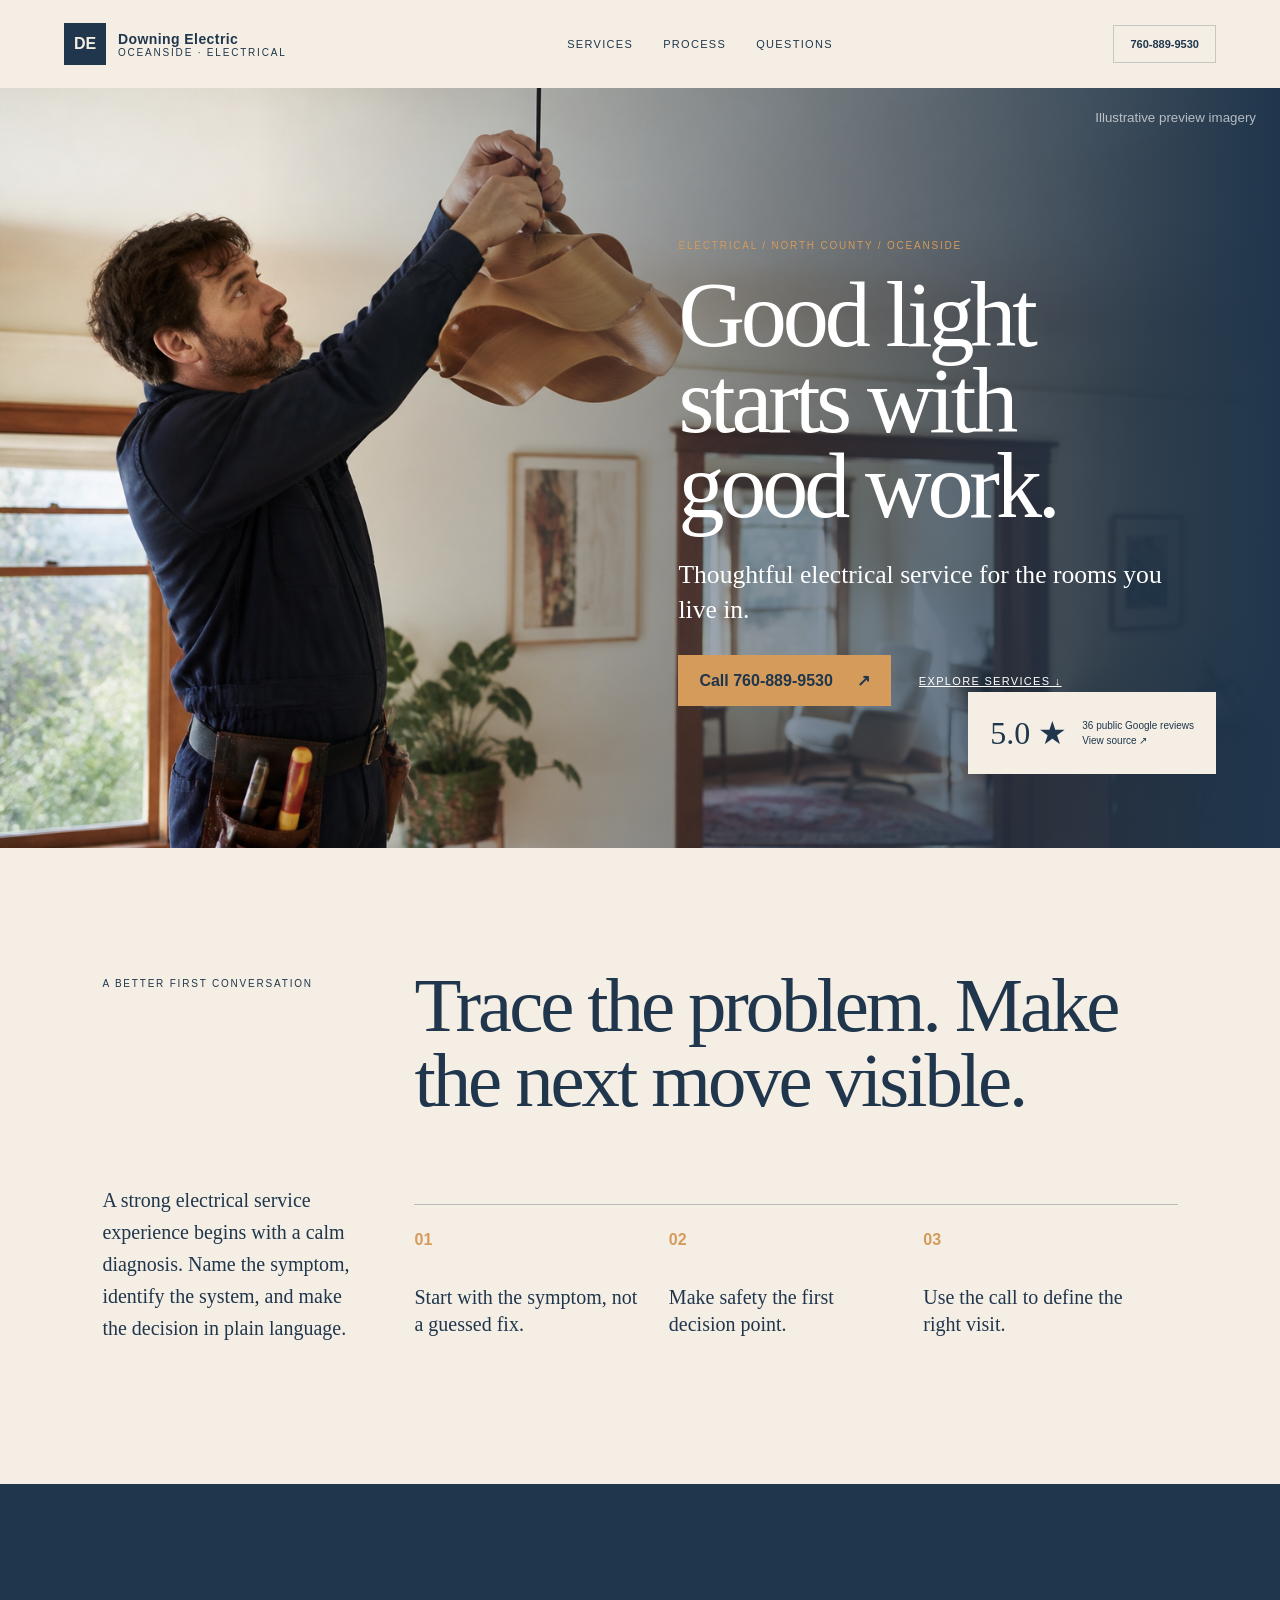
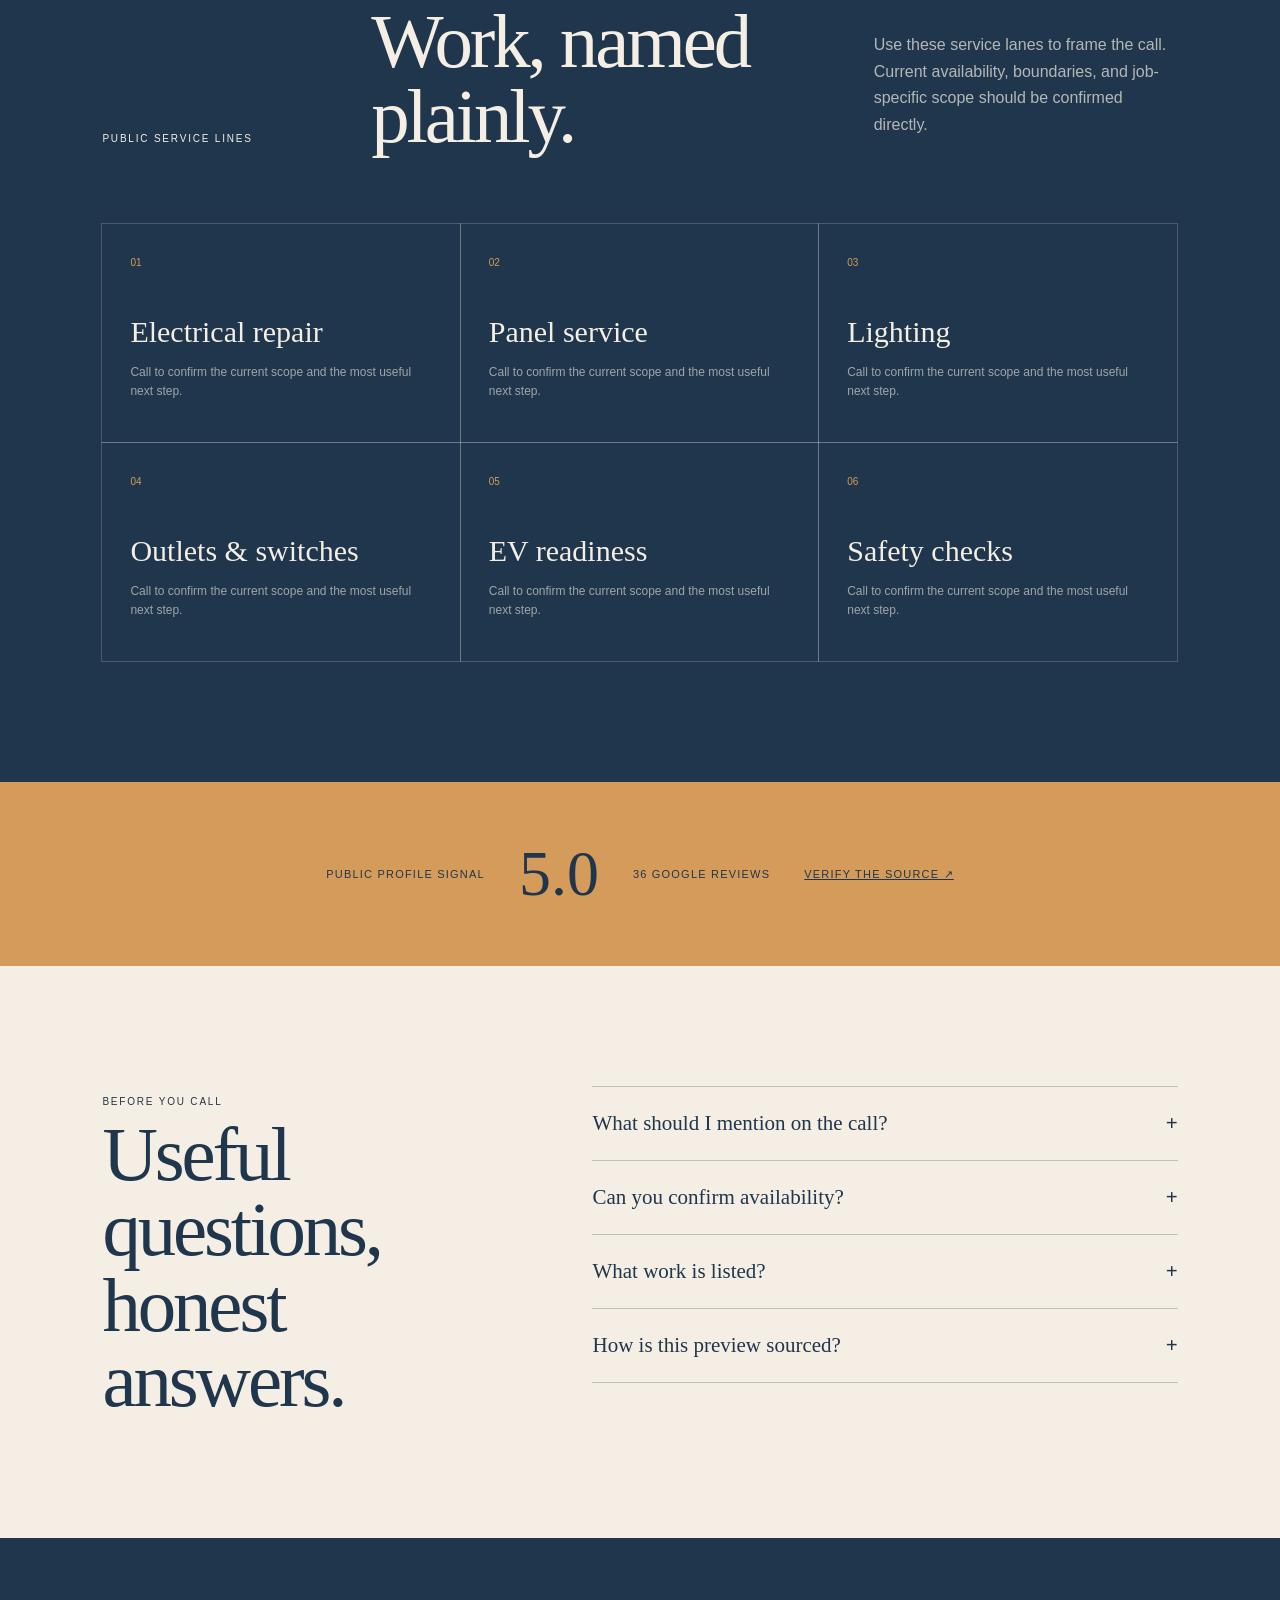
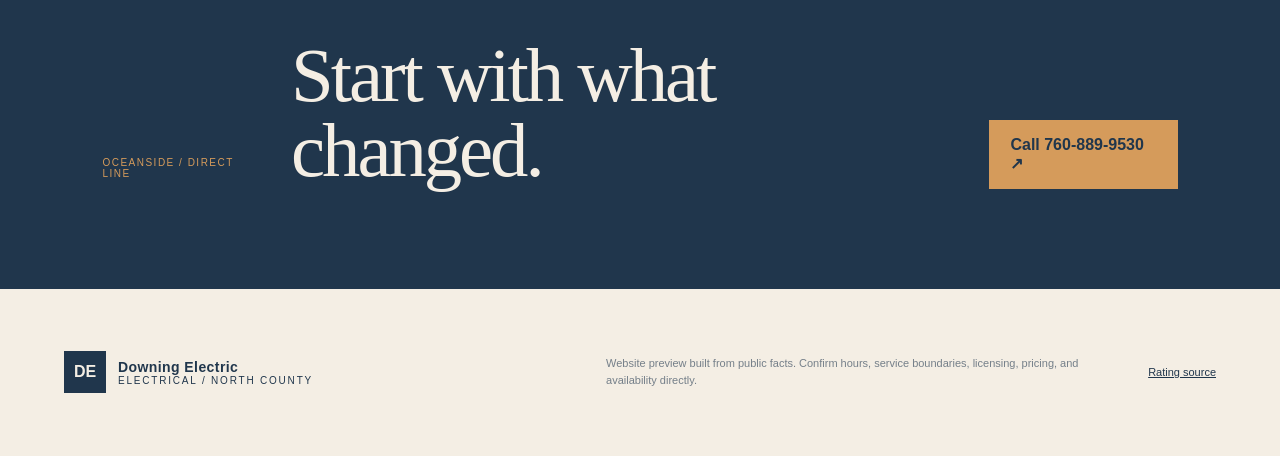
<file: index.html>
<!doctype html><html lang="en"><head><meta charset="utf-8"><meta name="viewport" content="width=device-width,initial-scale=1"><meta name="theme-color" content="#20364c"><meta name="description" content="A premium website preview for Downing Electric in Oceanside."><title>Downing Electric | Electrical / North County</title><link rel="stylesheet" href="styles.css?v=11"><script type="application/ld+json">{"@context": "https://schema.org", "@type": "LocalBusiness", "name": "Downing Electric", "telephone": "+17608899530", "areaServed": "Oceanside", "aggregateRating": {"@type": "AggregateRating", "ratingValue": "5.0", "reviewCount": "36"}}</script></head><body class="craft" style="--ink:#20364c;--accent:#d59b5b;--paper:#f4eee4"><a class="skip" href="#main">Skip to content</a><header><a class="brand" href="#top"><i>DE</i><span><b>Downing Electric</b><small>Oceanside · electrical</small></span></a><nav><a href="#services">Services</a><a href="#process">Process</a><a href="#faq">Questions</a></nav><a class="call ghost" href="tel:+17608899530">760-889-9530</a></header><main id="main"><section class="hero" id="top"><div class="photo" role="img" aria-label="Illustrative preview image of professional electrical work"></div><div class="shade"></div><div class="hero-copy"><p class="eyebrow">Electrical / North County / Oceanside</p><h1>Good light starts with good work.</h1><p class="dek">Thoughtful electrical service for the rooms you live in.</p><div class="actions"><a class="call" href="tel:+17608899530">Call 760-889-9530 <b>↗</b></a><a href="#services">Explore services ↓</a></div></div><div class="rating"><a href="review.html"><strong>5.0 ★</strong><span>36 public Google reviews<br>View source ↗</span></a></div><small class="image-note">Illustrative preview imagery</small></section><section class="intro" id="process"><p class="kicker">A better first conversation</p><h2>Trace the problem. Make the next move visible.</h2><p>A strong electrical service experience begins with a calm diagnosis. Name the symptom, identify the system, and make the decision in plain language.</p><ol><li><b>01</b><span>Start with the symptom, not a guessed fix.</span></li><li><b>02</b><span>Make safety the first decision point.</span></li><li><b>03</b><span>Use the call to define the right visit.</span></li></ol></section><section class="services" id="services"><div class="section-head"><p class="kicker">Public service lines</p><h2>Work, named plainly.</h2><p>Use these service lanes to frame the call. Current availability, boundaries, and job-specific scope should be confirmed directly.</p></div><div class="service-grid"><article><span>01</span><h3>Electrical repair</h3><p>Call to confirm the current scope and the most useful next step.</p></article><article><span>02</span><h3>Panel service</h3><p>Call to confirm the current scope and the most useful next step.</p></article><article><span>03</span><h3>Lighting</h3><p>Call to confirm the current scope and the most useful next step.</p></article><article><span>04</span><h3>Outlets &amp; switches</h3><p>Call to confirm the current scope and the most useful next step.</p></article><article><span>05</span><h3>EV readiness</h3><p>Call to confirm the current scope and the most useful next step.</p></article><article><span>06</span><h3>Safety checks</h3><p>Call to confirm the current scope and the most useful next step.</p></article></div></section><section class="proof-band"><p>Public profile signal</p><strong>5.0</strong><span>36 Google reviews</span><a href="review.html">Verify the source ↗</a></section><section class="faq" id="faq"><div><p class="kicker">Before you call</p><h2>Useful questions,<br>honest answers.</h2></div><div><details><summary>What should I mention on the call?<b>+</b></summary><p>Share the device, room, breaker behavior, smell, noise, or timing that you noticed.</p></details><details><summary>Can you confirm availability?<b>+</b></summary><p>Call directly for current scheduling, service area, and job-specific guidance.</p></details><details><summary>What work is listed?<b>+</b></summary><p>Repair, panels, lighting, outlets and switches, EV readiness, and safety checks are the public service lanes represented here.</p></details><details><summary>How is this preview sourced?<b>+</b></summary><p>The rating source page links back to the public business profile used for the facts.</p></details></div></section><section class="final"><p>Oceanside / direct line</p><h2>Start with what changed.</h2><a class="call" href="tel:+17608899530">Call 760-889-9530 ↗</a></section></main><footer><a class="brand" href="#top"><i>DE</i><span><b>Downing Electric</b><small>Electrical / North County</small></span></a><p>Website preview built from public facts. Confirm hours, service boundaries, licensing, pricing, and availability directly.</p><a href="review.html">Rating source</a></footer><a class="mobile-call" href="tel:+17608899530">Call 760-889-9530 ↗</a><script src="script.js?v=11"></script></body></html>
</file>
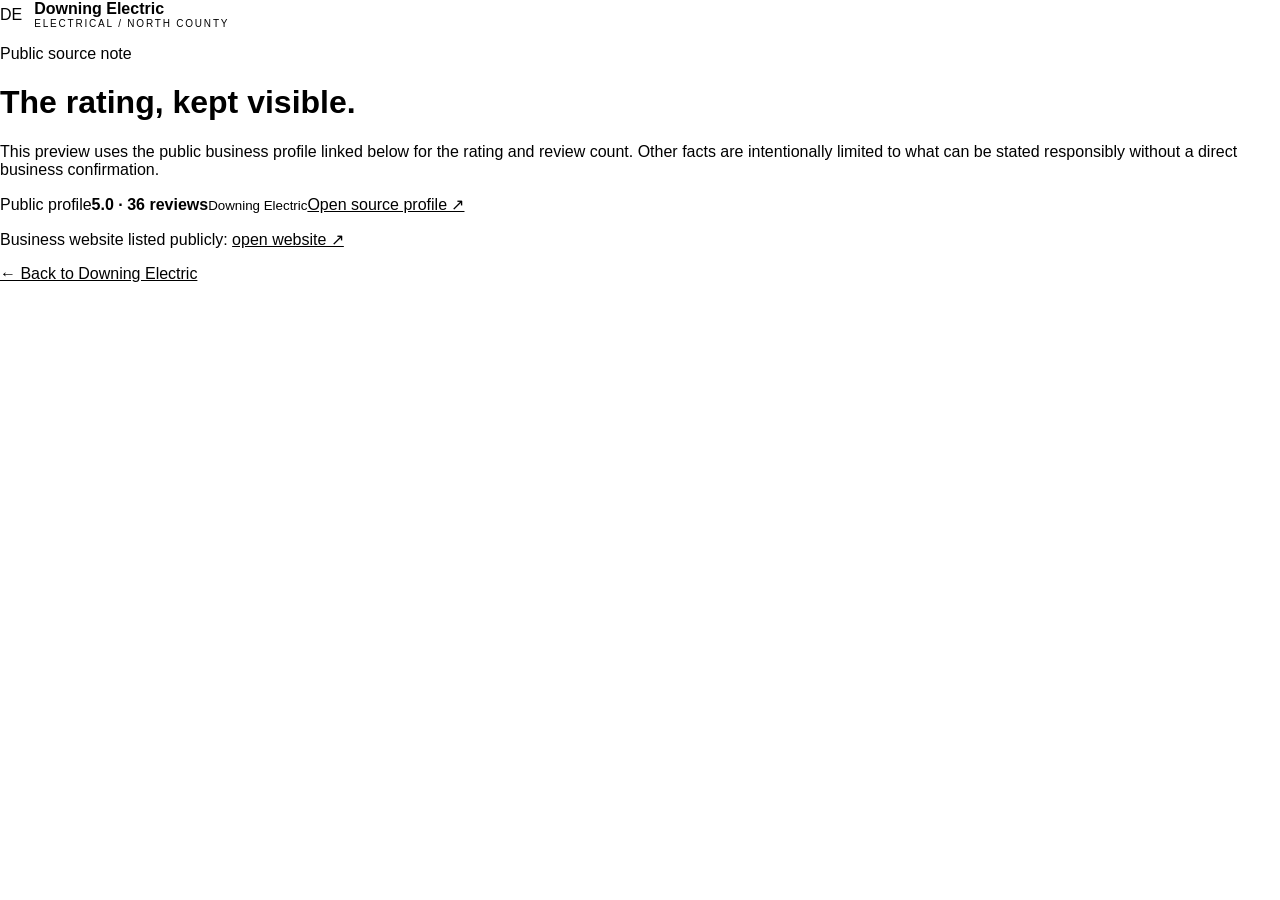
<file: review.html>
<!doctype html><html lang="en"><head><meta charset="utf-8"><meta name="viewport" content="width=device-width,initial-scale=1"><title>Rating source | Downing Electric</title><link rel="stylesheet" href="styles.css"></head><body class="review-page"><main class="review-card"><a class="brand" href="index.html"><span class="mark">DE</span><span class="brand-copy"><strong>Downing Electric</strong><small>Electrical / North County</small></span></a><p class="label">Public source note</p><h1>The rating, kept visible.</h1><p class="review-lede">This preview uses the public business profile linked below for the rating and review count. Other facts are intentionally limited to what can be stated responsibly without a direct business confirmation.</p><div class="review-destination"><span>Public profile</span><strong>5.0 · 36 reviews</strong><small>Downing Electric</small><a href="https://coastalsdpros.com/pros/downing-electric-342024/" target="_blank" rel="noopener">Open source profile ↗</a></div><p class="review-source">Business website listed publicly: <a href="http://downingelectricians.com/" target="_blank" rel="noopener">open website ↗</a></p><a class="back" href="index.html">← Back to Downing Electric</a></main></body></html>
</file>
<file: styles.css>
*{box-sizing:border-box}html{scroll-behavior:smooth}body{margin:0;background:var(--paper);color:var(--ink);font-family:Arial,Helvetica,sans-serif}a{color:inherit}.skip{position:fixed;left:12px;top:-60px;z-index:99;background:var(--accent);padding:12px}.skip:focus{top:12px}header{height:88px;display:flex;align-items:center;justify-content:space-between;padding:0 clamp(20px,5vw,76px);background:var(--paper);position:relative;z-index:5}.brand{display:flex;align-items:center;gap:12px;text-decoration:none}.brand i{display:grid;place-items:center;width:42px;height:42px;background:var(--ink);color:var(--paper);font-style:normal;font-weight:900}.brand span{display:grid}.brand b{font-size:14px;letter-spacing:.03em}.brand small,.kicker,.eyebrow{font-size:10px;text-transform:uppercase;letter-spacing:.18em}nav{display:flex;gap:30px}nav a{font-size:11px;text-decoration:none;text-transform:uppercase;letter-spacing:.12em}.call{display:inline-flex;align-items:center;gap:24px;background:var(--accent);color:var(--ink);padding:16px 21px;text-decoration:none;font-weight:800}.ghost{background:transparent;border:1px solid color-mix(in srgb,var(--ink) 22%,transparent);padding:12px 16px;font-size:11px}.hero{min-height:760px;position:relative;display:flex;align-items:flex-end;overflow:hidden;background:var(--ink);color:white}.photo,.shade{position:absolute;inset:0}.photo{background:url('assets/hero-v2.png') center/cover no-repeat}.shade{background:linear-gradient(90deg,color-mix(in srgb,var(--ink) 92%,transparent),color-mix(in srgb,var(--ink) 12%,transparent) 70%),linear-gradient(0deg,color-mix(in srgb,var(--ink) 85%,transparent),transparent 55%)}.hero-copy{position:relative;z-index:1;width:min(760px,80%);padding:0 clamp(20px,7vw,110px) 105px}.eyebrow{color:var(--accent);margin-bottom:22px}.hero h1{font-family:Georgia,serif;font-weight:500;font-size:clamp(55px,7.2vw,112px);line-height:.93;letter-spacing:-.045em;margin:0}.dek{font-family:Georgia,serif;font-size:clamp(18px,2vw,28px);line-height:1.35;max-width:650px;margin:28px 0}.actions{display:flex;align-items:center;gap:28px}.actions>a:last-child{font-size:11px;text-transform:uppercase;letter-spacing:.12em}.rating{position:absolute;z-index:2;right:clamp(20px,5vw,80px);bottom:74px;background:var(--paper);color:var(--ink);padding:22px;min-width:215px}.rating a{display:flex;gap:15px;text-decoration:none;align-items:center}.rating strong{font:32px Georgia,serif}.rating span{font-size:10px;line-height:1.5}.image-note{position:absolute;right:24px;top:22px;z-index:2;opacity:.65}.intro,.services,.faq{padding:120px clamp(20px,8vw,130px)}.intro{display:grid;grid-template-columns:.35fr 1fr;gap:45px}.intro>h2,.section-head h2,.faq h2,.final h2{font:500 clamp(48px,6vw,84px)/.98 Georgia,serif;letter-spacing:-.04em;margin:0}.intro>p:not(.kicker){font:20px/1.6 Georgia,serif;max-width:700px}.intro ol{grid-column:2;list-style:none;padding:0;margin:40px 0 0;display:grid;grid-template-columns:repeat(3,1fr);border-top:1px solid #bbb}.intro li{padding:26px 24px 10px 0;display:grid;gap:20px}.intro li b{color:var(--accent)}.intro li span{font:20px/1.35 Georgia,serif}.services{background:var(--ink);color:var(--paper)}.section-head{display:grid;grid-template-columns:.5fr 1fr .65fr;gap:35px;align-items:end;margin-bottom:70px}.section-head p:last-child{line-height:1.65;opacity:.7}.service-grid{display:grid;grid-template-columns:repeat(3,1fr)}.service-grid article{min-height:220px;padding:28px;border:1px solid color-mix(in srgb,var(--paper) 20%,transparent);margin:-1px 0 0 -1px}.service-grid span{color:var(--accent);font-size:10px}.service-grid h3{font:30px Georgia,serif;margin:45px 0 14px}.service-grid p{font-size:12px;line-height:1.6;opacity:.6}.proof-band{display:flex;align-items:center;justify-content:center;gap:34px;padding:55px;background:var(--accent);color:var(--ink)}.proof-band p,.proof-band span,.proof-band a{font-size:11px;text-transform:uppercase;letter-spacing:.11em}.proof-band strong{font:64px Georgia,serif}.faq{display:grid;grid-template-columns:.8fr 1.2fr;gap:100px}.faq details{border-top:1px solid color-mix(in srgb,var(--ink) 25%,transparent)}.faq details:last-child{border-bottom:1px solid color-mix(in srgb,var(--ink) 25%,transparent)}summary{list-style:none;cursor:pointer;padding:24px 0;display:flex;justify-content:space-between;font:21px Georgia,serif}summary::-webkit-details-marker{display:none}details p{max-width:640px;color:color-mix(in srgb,var(--ink) 68%,transparent);line-height:1.6;margin:0 45px 24px 0}.final{background:var(--ink);color:var(--paper);padding:100px clamp(20px,8vw,130px);display:flex;align-items:end;justify-content:space-between;gap:30px}.final p{color:var(--accent);font-size:10px;text-transform:uppercase;letter-spacing:.15em}.final h2{max-width:690px}footer{padding:55px clamp(20px,5vw,76px);display:grid;grid-template-columns:1fr 1fr auto;gap:45px;align-items:center}footer p{max-width:540px;font-size:11px;line-height:1.6;color:color-mix(in srgb,var(--ink) 60%,transparent)}footer>a:last-child{font-size:11px}.mobile-call{display:none}
/* Five deliberately different compositions */
.atelier .hero{margin:0 3vw;min-height:700px}.atelier .shade{background:linear-gradient(0deg,color-mix(in srgb,var(--ink) 92%,transparent),transparent 72%)}.atelier .hero-copy{width:100%;padding-bottom:65px}.atelier .hero h1{max-width:950px}.atelier .rating{top:32px;bottom:auto}.architect .hero{color:var(--ink);background:var(--paper);align-items:center}.architect .photo{left:48%;clip-path:polygon(12% 0,100% 0,100% 100%,0 100%)}.architect .shade{background:linear-gradient(90deg,var(--paper) 0 43%,transparent 62%)}.architect .hero-copy{padding-bottom:0;width:56%}.architect .rating{bottom:35px}.consult .hero{min-height:680px;margin:24px clamp(20px,4vw,60px);border-radius:24px}.consult .hero-copy{padding-bottom:60px}.consult .hero h1{font-family:Arial,sans-serif;font-weight:850;letter-spacing:-.06em}.consult .rating{border-radius:14px}.heritage .hero{min-height:720px}.heritage .photo{right:0;left:40%}.heritage .shade{background:linear-gradient(90deg,var(--ink) 0 35%,transparent 74%)}.heritage .hero-copy{width:52%}.utility .hero h1,.future .hero h1,.technical .hero h1,.comfort .hero h1,.air .hero h1,.bold .hero h1{font-family:Arial,sans-serif;font-weight:850}.impact .hero .photo,.craft .hero .photo,.sunset .hero .photo,.industrial .hero .photo{filter:saturate(.8)}.impact .hero-copy,.sunset .hero-copy{margin-left:auto;padding-right:8vw}.impact .shade,.sunset .shade{background:linear-gradient(270deg,color-mix(in srgb,var(--ink) 94%,transparent),transparent 82%),linear-gradient(0deg,var(--ink),transparent 55%)}.future .hero,.orbit .hero{margin:0 2vw;border-radius:0 0 80px 80px}.craft .hero{align-items:center}.craft .hero-copy{padding-bottom:0;margin-left:auto;width:54%}.craft .shade{background:linear-gradient(270deg,var(--ink),transparent 80%)}.air .hero{min-height:680px}.air .hero-copy{background:color-mix(in srgb,var(--paper) 92%,transparent);color:var(--ink);padding:55px;margin:0 0 65px 6vw;width:min(650px,80%)}.air .shade{background:linear-gradient(0deg,var(--ink),transparent 40%)}.coast .hero,.workshop .hero{margin:0 clamp(20px,5vw,70px)}.civic .hero-copy,.precision .hero-copy{border-left:5px solid var(--accent)}
@media(max-width:800px){header nav,.ghost{display:none}.hero,.atelier .hero,.consult .hero,.future .hero,.orbit .hero,.coast .hero,.workshop .hero{margin:0;min-height:720px;border-radius:0}.hero-copy,.architect .hero-copy,.heritage .hero-copy,.craft .hero-copy,.impact .hero-copy,.sunset .hero-copy{width:100%;margin:0;padding:0 20px 110px}.architect .hero{color:white;align-items:end}.architect .photo,.heritage .photo{inset:0;clip-path:none}.architect .shade,.heritage .shade,.craft .shade{background:linear-gradient(0deg,color-mix(in srgb,var(--ink) 94%,transparent),transparent 75%)}.air .hero-copy{margin:0 16px 90px;width:auto;padding:28px}.rating{left:20px;right:auto;bottom:24px;top:auto}.hero h1{font-size:clamp(49px,15vw,74px)}.intro,.section-head,.faq{grid-template-columns:1fr}.intro{gap:22px}.intro ol{grid-column:1;grid-template-columns:1fr}.section-head{align-items:start}.service-grid{grid-template-columns:1fr}.proof-band{align-items:flex-start;flex-direction:column}.faq{gap:45px}.final{align-items:flex-start;flex-direction:column}.final h2{font-size:55px}footer{grid-template-columns:1fr}.mobile-call{display:block;position:fixed;z-index:20;bottom:0;left:0;right:0;text-align:center;padding:18px;background:var(--accent);font-weight:bold;text-decoration:none}body{padding-bottom:56px}.image-note{display:none}}@media(prefers-reduced-motion:reduce){*{scroll-behavior:auto!important;transition:none!important}}
</file>
